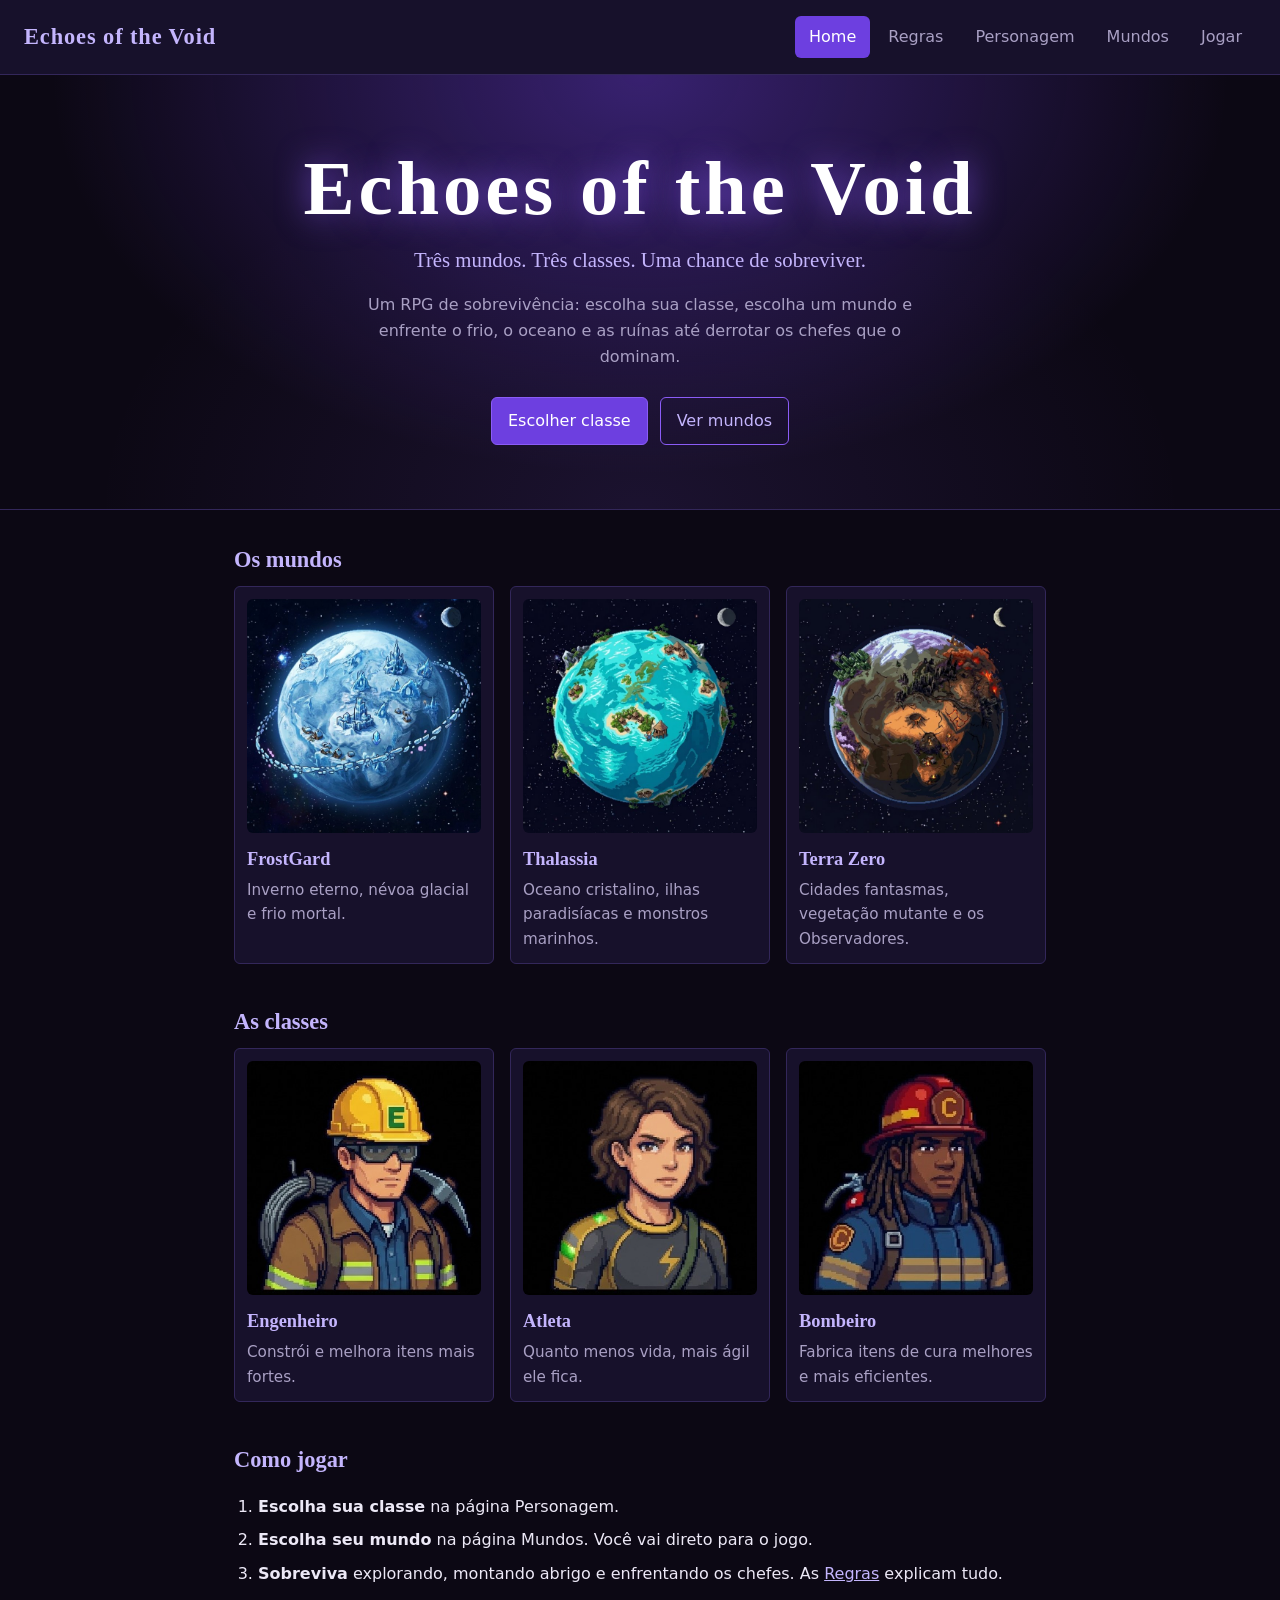
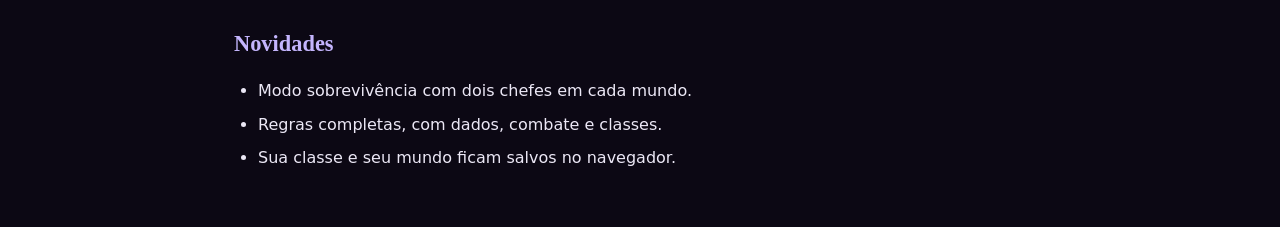
<file: index.html>
<!DOCTYPE html>
<html lang="pt-BR">
<head>
  <meta charset="UTF-8">
  <meta name="viewport" content="width=device-width, initial-scale=1.0">
  <title>Echoes of the Void - Home</title>
  <link rel="stylesheet" href="css/style.css">
</head>
<body data-pagina="index">
  <header class="topo">
    <h1 class="logo">Echoes of the Void</h1>
    <nav id="menu"></nav>
  </header>

  <main>
    <!-- Destaque: nome do jogo no centro -->
    <section class="hero">
      <h2 class="hero-titulo">Echoes of the Void</h2>
      <p class="hero-frase">Três mundos. Três classes. Uma chance de sobreviver.</p>
      <p class="hero-texto">Um RPG de sobrevivência: escolha sua classe, escolha um mundo e enfrente o frio, o oceano e as ruínas até derrotar os chefes que o dominam.</p>
      <div class="hero-botoes">
        <a class="botao" href="personagem.html">Escolher classe</a>
        <a class="botao botao-contorno" href="mundos.html">Ver mundos</a>
      </div>
    </section>

    <div class="conteudo">
      <section class="secao-home">
        <h3>Os mundos</h3>
        <div class="grade">
          <a class="cartao-home" href="mundos.html#frostgard">
            <img src="img/frostgard.jpg" alt="Planeta FrostGard coberto de gelo">
            <strong>FrostGard</strong>
            <span>Inverno eterno, névoa glacial e frio mortal.</span>
          </a>
          <a class="cartao-home" href="mundos.html#thalassia">
            <img src="img/thalassia.jpg" alt="Planeta Thalassia, um oceano com ilhas">
            <strong>Thalassia</strong>
            <span>Oceano cristalino, ilhas paradisíacas e monstros marinhos.</span>
          </a>
          <a class="cartao-home" href="mundos.html#terra-zero">
            <img src="img/terra-zero.jpg" alt="Planeta Terra Zero, com cidades em ruínas">
            <strong>Terra Zero</strong>
            <span>Cidades fantasmas, vegetação mutante e os Observadores.</span>
          </a>
        </div>
      </section>

      <section class="secao-home">
        <h3>As classes</h3>
        <div class="grade">
          <a class="cartao-home" href="personagem.html#engenheiro">
            <img src="img/engenheiro.jpg" alt="Engenheiro em pixel art com capacete amarelo">
            <strong>Engenheiro</strong>
            <span>Constrói e melhora itens mais fortes.</span>
          </a>
          <a class="cartao-home" href="personagem.html#atleta">
            <img src="img/atleta.jpg" alt="Atleta em pixel art com roupa escura">
            <strong>Atleta</strong>
            <span>Quanto menos vida, mais ágil ele fica.</span>
          </a>
          <a class="cartao-home" href="personagem.html#bombeiro">
            <img src="img/bombeiro.jpg" alt="Bombeiro em pixel art com capacete vermelho">
            <strong>Bombeiro</strong>
            <span>Fabrica itens de cura melhores e mais eficientes.</span>
          </a>
        </div>
      </section>

      <section class="secao-home">
        <h3>Como jogar</h3>
        <ol class="passos">
          <li><strong>Escolha sua classe</strong> na página Personagem.</li>
          <li><strong>Escolha seu mundo</strong> na página Mundos. Você vai direto para o jogo.</li>
          <li><strong>Sobreviva</strong> explorando, montando abrigo e enfrentando os chefes. As <a href="regras.html">Regras</a> explicam tudo.</li>
        </ol>
      </section>

      <section class="secao-home">
        <h3>Novidades</h3>
        <ul class="novidades">
          <li>Modo sobrevivência com dois chefes em cada mundo.</li>
          <li>Regras completas, com dados, combate e classes.</li>
          <li>Sua classe e seu mundo ficam salvos no navegador.</li>
        </ul>
      </section>
    </div>
  </main>

  <script src="js/nav.js"></script>
</body>
</html>
</file>
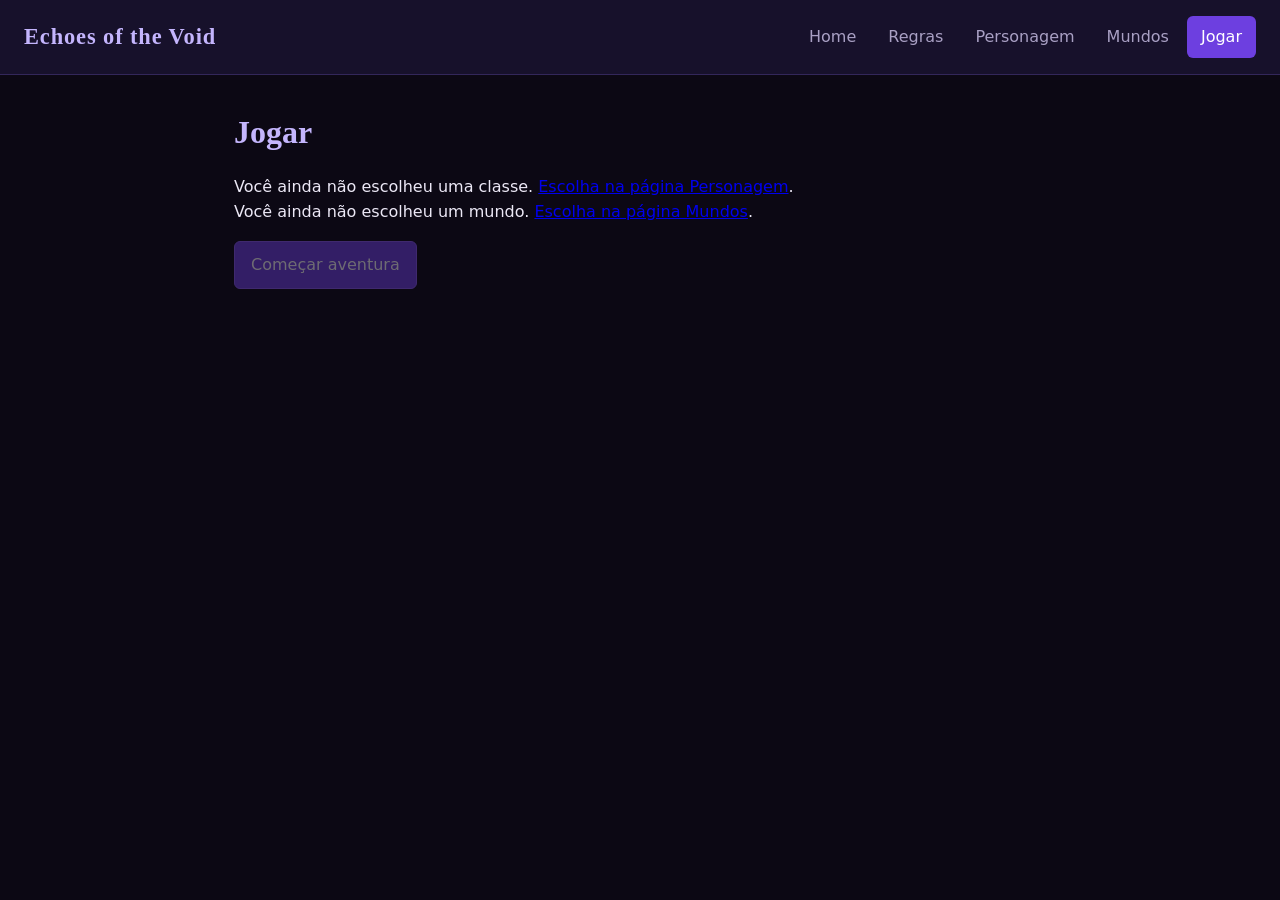
<file: jogar.html>
<!DOCTYPE html>
<html lang="pt-BR">
<head>
  <meta charset="UTF-8">
  <meta name="viewport" content="width=device-width, initial-scale=1.0">
  <title>Echoes of the Void - Jogar</title>
  <link rel="stylesheet" href="css/style.css">
</head>
<body data-pagina="jogar">
  <header class="topo">
    <h1 class="logo">Echoes of the Void</h1>
    <nav id="menu"></nav>
  </header>

  <main class="conteudo">
    <h2>Jogar</h2>

    <!-- Tela 1: escolher o mundo (os botões são criados pelo JS) -->
    <section id="tela-inicio">
      <p id="aviso-classe"></p>
      <div id="lista-mundos" class="mundos-escolha"></div>
    </section>

    <!-- Tela 2: o jogo (começa escondida) -->
    <section id="tela-jogo" hidden>
      <div class="painel" id="painel"></div>
      <div class="palco-caixa" id="palco-caixa">
        <canvas id="palco" width="480" height="270" role="img" aria-label="Cena do jogo"></canvas>
      </div>
      <article class="cena">
        <p id="texto-cena"></p>
        <div id="opcoes" class="opcoes"></div>
      </article>
      <div id="acoes" class="acoes"></div>
      <p id="resultado" class="resultado" aria-live="polite"></p>
    </section>
  </main>


  <script src="js/nav.js"></script>
  <script src="js/historia.js"></script>
  <script src="js/palco.js"></script>
  <script src="js/jogo.js"></script>
</body>
</html>
</file>
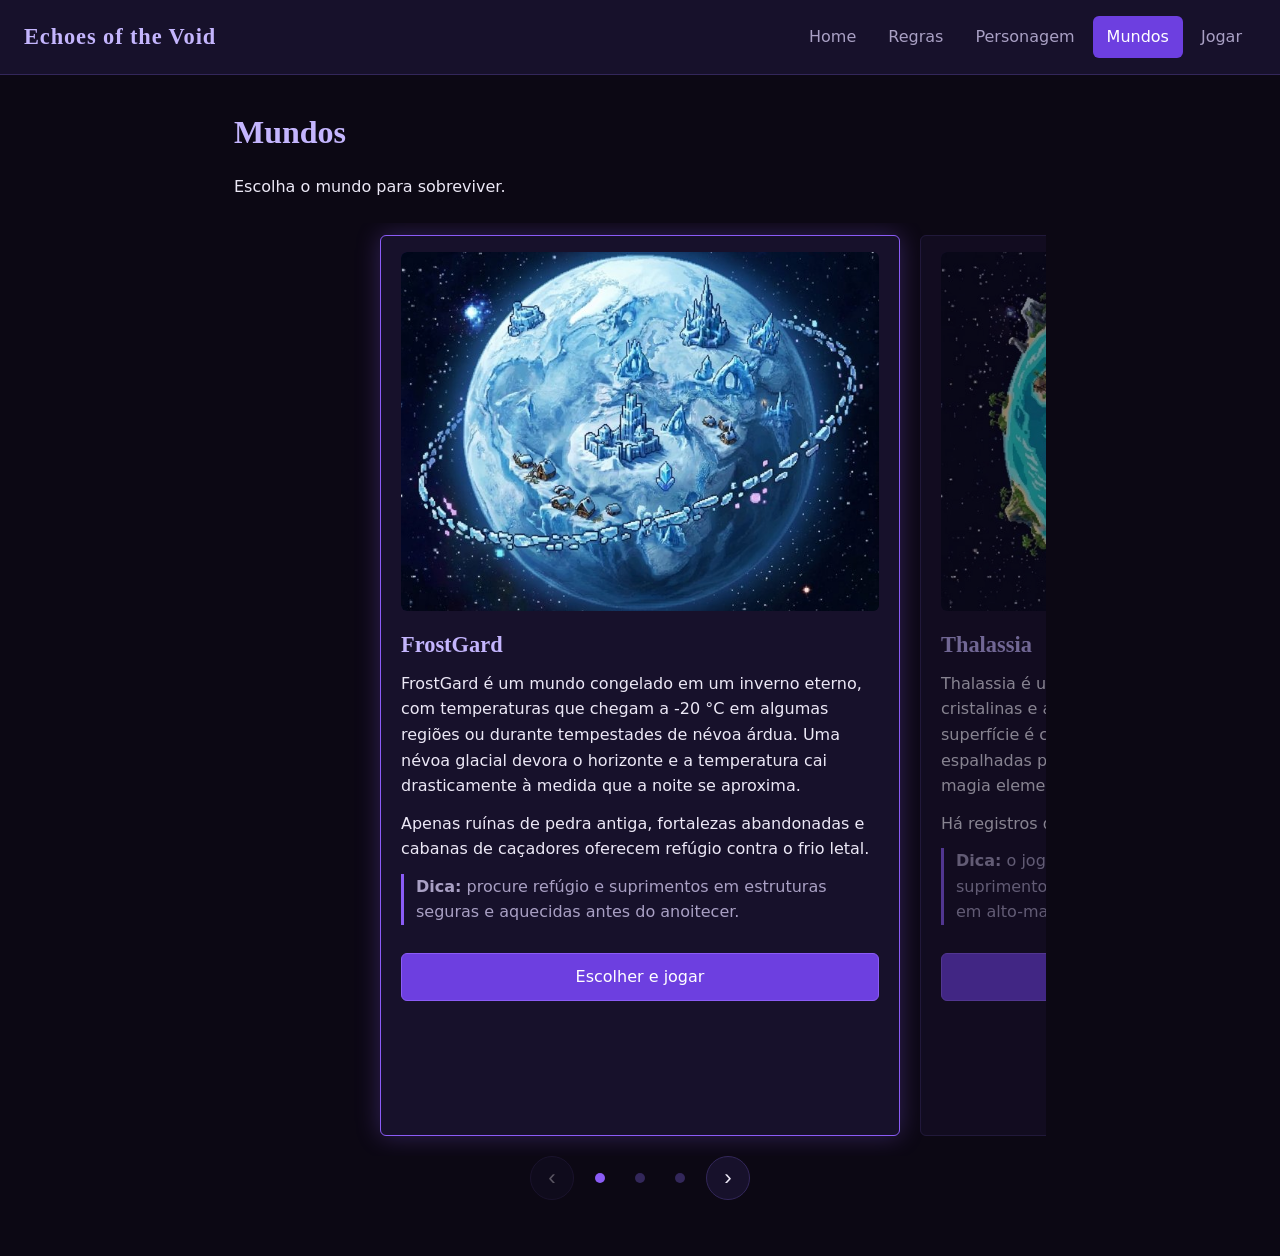
<file: mundos.html>
<!DOCTYPE html>
<html lang="pt-BR">
<head>
  <meta charset="UTF-8">
  <meta name="viewport" content="width=device-width, initial-scale=1.0">
  <title>Echoes of the Void - Mundos</title>
  <link rel="stylesheet" href="css/style.css">
</head>
<body data-pagina="mundos">
  <header class="topo">
    <h1 class="logo">Echoes of the Void</h1>
    <nav id="menu"></nav>
  </header>

  <main class="conteudo">
    <h2>Mundos</h2>
    <p>Escolha o mundo para sobreviver.</p>

    <!-- Carrossel: o JS cria os botões; aqui só ficam os slides -->
    <div class="carrossel carrossel-mundos" data-rotulo="Mundos do jogo">
      <div class="carrossel-trilho">
      <article class="slide" id="frostgard">
        <figure class="foto" data-rotulo="Foto de FrostGard">
          <img src="img/frostgard.jpg" alt="Planeta FrostGard coberto de gelo, com fortalezas de cristal">
        </figure>
        <h3>FrostGard</h3>
        <p>FrostGard é um mundo congelado em um inverno eterno, com temperaturas que chegam a -20 °C em algumas regiões ou durante tempestades de névoa árdua. Uma névoa glacial devora o horizonte e a temperatura cai drasticamente à medida que a noite se aproxima.</p>
        <p>Apenas ruínas de pedra antiga, fortalezas abandonadas e cabanas de caçadores oferecem refúgio contra o frio letal.</p>
        <p class="dica"><strong>Dica:</strong> procure refúgio e suprimentos em estruturas seguras e aquecidas antes do anoitecer.</p>
        <button class="botao botao-escolher-mundo" data-mundo="frostgard">Escolher e jogar</button>
      </article>
      <article class="slide" id="thalassia">
        <figure class="foto" data-rotulo="Foto de Thalassia">
          <img src="img/thalassia.jpg" alt="Planeta Thalassia, oceano cristalino com ilhas e cabanas">
        </figure>
        <h3>Thalassia</h3>
        <p>Thalassia é um mundo predominantemente feito de águas cristalinas e algumas ilhas paradisíacas. Apenas 5% da superfície é composta por terra firme: milhares de ilhas espalhadas por um oceano vasto, vivo e transbordante de magia elemental.</p>
        <p>Há registros de monstros marinhos na vastidão do oceano.</p>
        <p class="dica"><strong>Dica:</strong> o jogador viaja entre as ilhas em busca de suprimentos. Os registros não aconselham passar a noite em alto-mar.</p>
        <button class="botao botao-escolher-mundo" data-mundo="thalassia">Escolher e jogar</button>
      </article>
      <article class="slide" id="terra-zero">
        <figure class="foto" data-rotulo="Foto de Terra Zero">
          <img src="img/terra-zero.jpg" alt="Planeta Terra Zero, com cidades em ruínas, crateras e fogo">
        </figure>
        <h3>Terra Zero</h3>
        <p>A Terra parece um planeta pós-apocalíptico comum. Cidades em ruínas, veículos abandonados e vegetação mutante cobrem a superfície, após o que os poucos sobreviventes chamam de "A Guerra do Eclipsamento".</p>
        <p>Acredita-se que a humanidade destruiu-se a si mesma em um conflito global por recursos. Por isso, a Terra se tornou um bioma de laboratório em escala planetária.</p>
        <p>Uma civilização extraterrestre ultra-avançada, conhecida nas sombras como os <strong>Observadores</strong>, mantém o planeta instável e com constantes desastres naturais.</p>
        <p class="dica"><strong>Dica:</strong> cidades fantasmas têm a maior chance de render recursos para sobrevivência. Cuidado com o que você vê: nem tudo é real.</p>
        <button class="botao botao-escolher-mundo" data-mundo="terrazero">Escolher e jogar</button>
      </article>
      </div>
    </div>
  </main>


  <script src="js/nav.js"></script>
  <script src="js/carrossel.js"></script>
  <script src="js/mundos.js"></script>
</body>
</html>
</file>
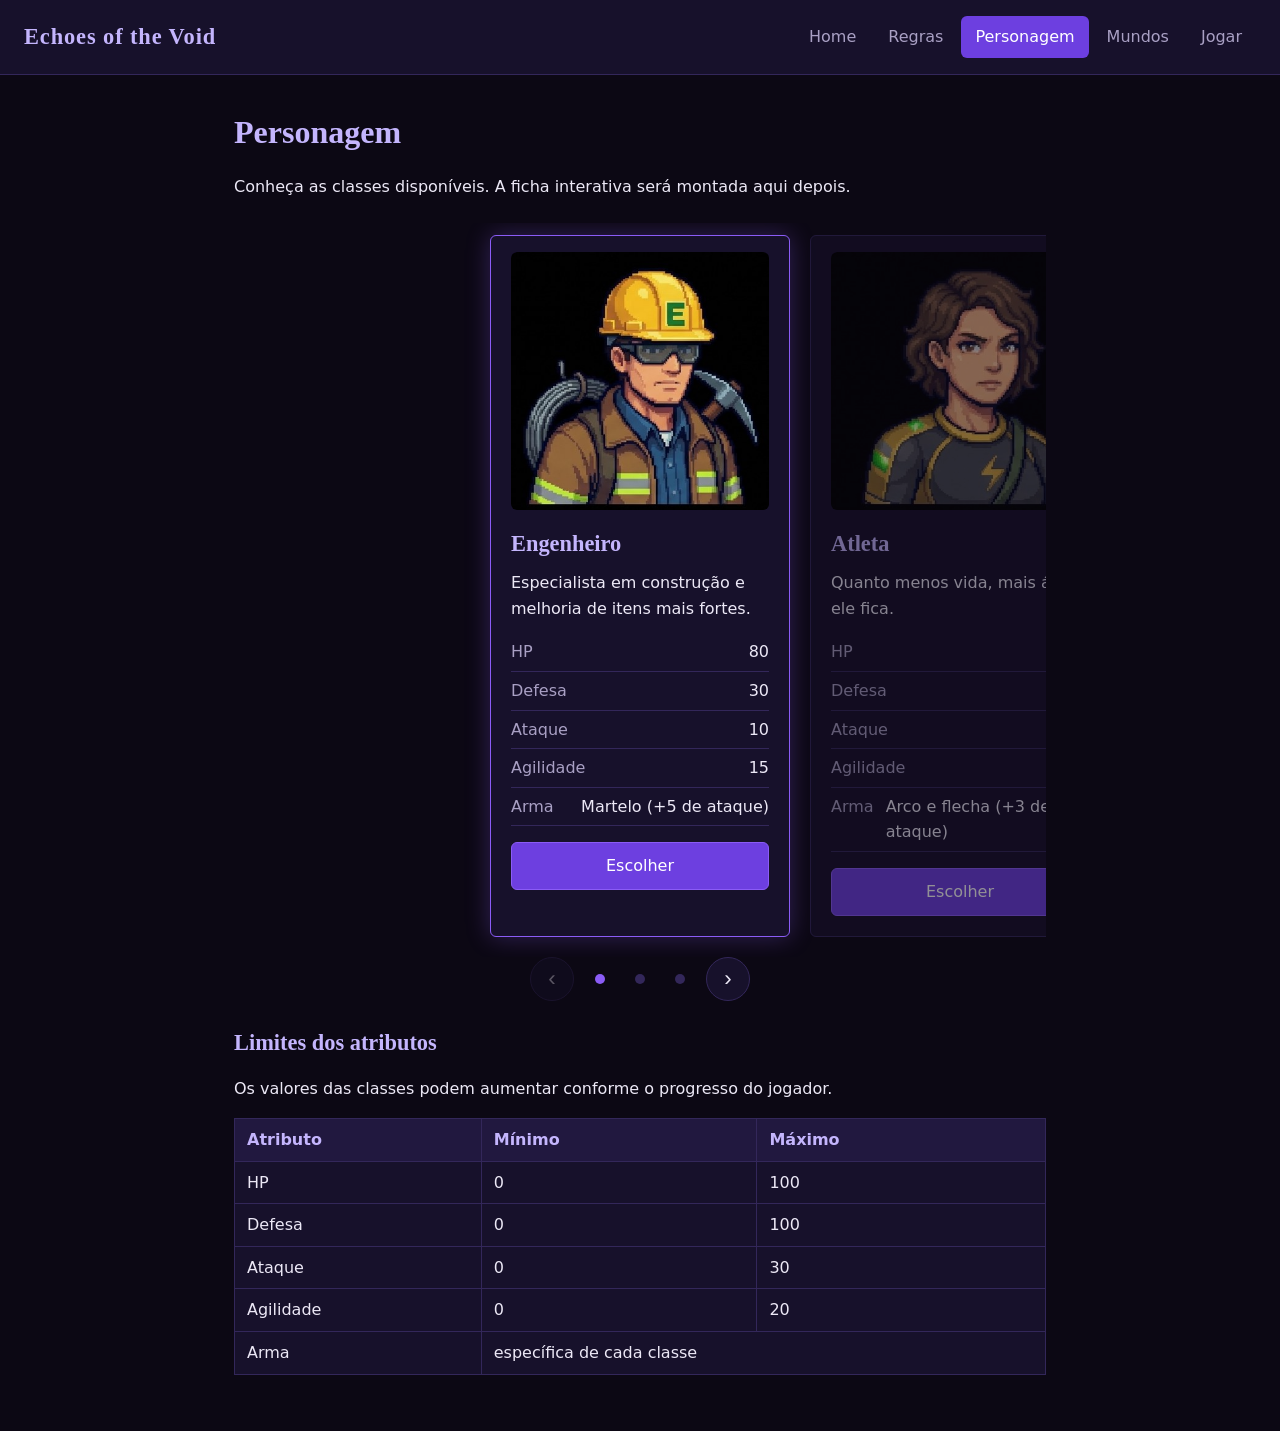
<file: personagem.html>
<!DOCTYPE html>
<html lang="pt-BR">
<head>
  <meta charset="UTF-8">
  <meta name="viewport" content="width=device-width, initial-scale=1.0">
  <title>Echoes of the Void - Personagem</title>
  <link rel="stylesheet" href="css/style.css">
</head>
<body data-pagina="personagem">
  <header class="topo">
    <h1 class="logo">Echoes of the Void</h1>
    <nav id="menu"></nav>
  </header>

  <main class="conteudo">
    <h2>Personagem</h2>
    <p>Conheça as classes disponíveis. A ficha interativa será montada aqui depois.</p>

   
    <div class="carrossel carrossel-personagens" data-rotulo="Classes jogáveis">
      <div class="carrossel-trilho">
      <article class="slide" id="engenheiro">
        <figure class="foto" data-rotulo="Foto do Engenheiro">
          <img src="img/engenheiro.jpg" alt="Engenheiro em pixel art, com capacete amarelo e martelo">
        </figure>
        <h3>Engenheiro</h3>
        <p>Especialista em construção e melhoria de itens mais fortes.</p>
        <ul class="atributos">
          <li><span>HP</span><span>80</span></li>
          <li><span>Defesa</span><span>30</span></li>
          <li><span>Ataque</span><span>10</span></li>
          <li><span>Agilidade</span><span>15</span></li>
          <li><span>Arma</span><span>Martelo (+5 de ataque)</span></li>
        </ul>
        <button class="botao botao-escolher" data-classe="engenheiro">Escolher</button>
      </article>
      <article class="slide" id="atleta">
        <figure class="foto" data-rotulo="Foto do Atleta">
          <img src="img/atleta.jpg" alt="Atleta em pixel art, com roupa escura e relâmpago no peito">
        </figure>
        <h3>Atleta</h3>
        <p>Quanto menos vida, mais ágil ele fica.</p>
        <ul class="atributos">
          <li><span>HP</span><span>90</span></li>
          <li><span>Defesa</span><span>10</span></li>
          <li><span>Ataque</span><span>20</span></li>
          <li><span>Agilidade</span><span>20</span></li>
          <li><span>Arma</span><span>Arco e flecha (+3 de ataque)</span></li>
        </ul>
        <button class="botao botao-escolher" data-classe="atleta">Escolher</button>
      </article>
      <article class="slide" id="bombeiro">
        <figure class="foto" data-rotulo="Foto do Bombeiro">
          <img src="img/bombeiro.jpg" alt="Bombeiro em pixel art, com capacete vermelho e machado">
        </figure>
        <h3>Bombeiro</h3>
        <p>Sabe como fabricar itens de cura melhores e mais eficientes.</p>
        <ul class="atributos">
          <li><span>HP</span><span>100</span></li>
          <li><span>Defesa</span><span>50</span></li>
          <li><span>Ataque</span><span>20</span></li>
          <li><span>Agilidade</span><span>12</span></li>
          <li><span>Arma</span><span>Machado (+8 de ataque)</span></li>
        </ul>
        <button class="botao botao-escolher" data-classe="bombeiro">Escolher</button>
      </article>
      </div>
    </div>

    <p id="status-classe" aria-live="polite"></p>

    <h3>Limites dos atributos</h3>
    <p>Os valores das classes podem aumentar conforme o progresso do jogador.</p>
 
    <table>
      <thead>
        <tr><th>Atributo</th><th>Mínimo</th><th>Máximo</th></tr>
      </thead>
      <tbody>
        <tr><td>HP</td><td>0</td><td>100</td></tr>
        <tr><td>Defesa</td><td>0</td><td>100</td></tr>
        <tr><td>Ataque</td><td>0</td><td>30</td></tr>
        <tr><td>Agilidade</td><td>0</td><td>20</td></tr>
        <tr><td>Arma</td><td colspan="2">específica de cada classe</td></tr>
      </tbody>
    </table>
  </main>


  <script src="js/nav.js"></script>
  <script src="js/carrossel.js"></script>
  <script src="js/personagem.js"></script>
</body>
</html>
</file>
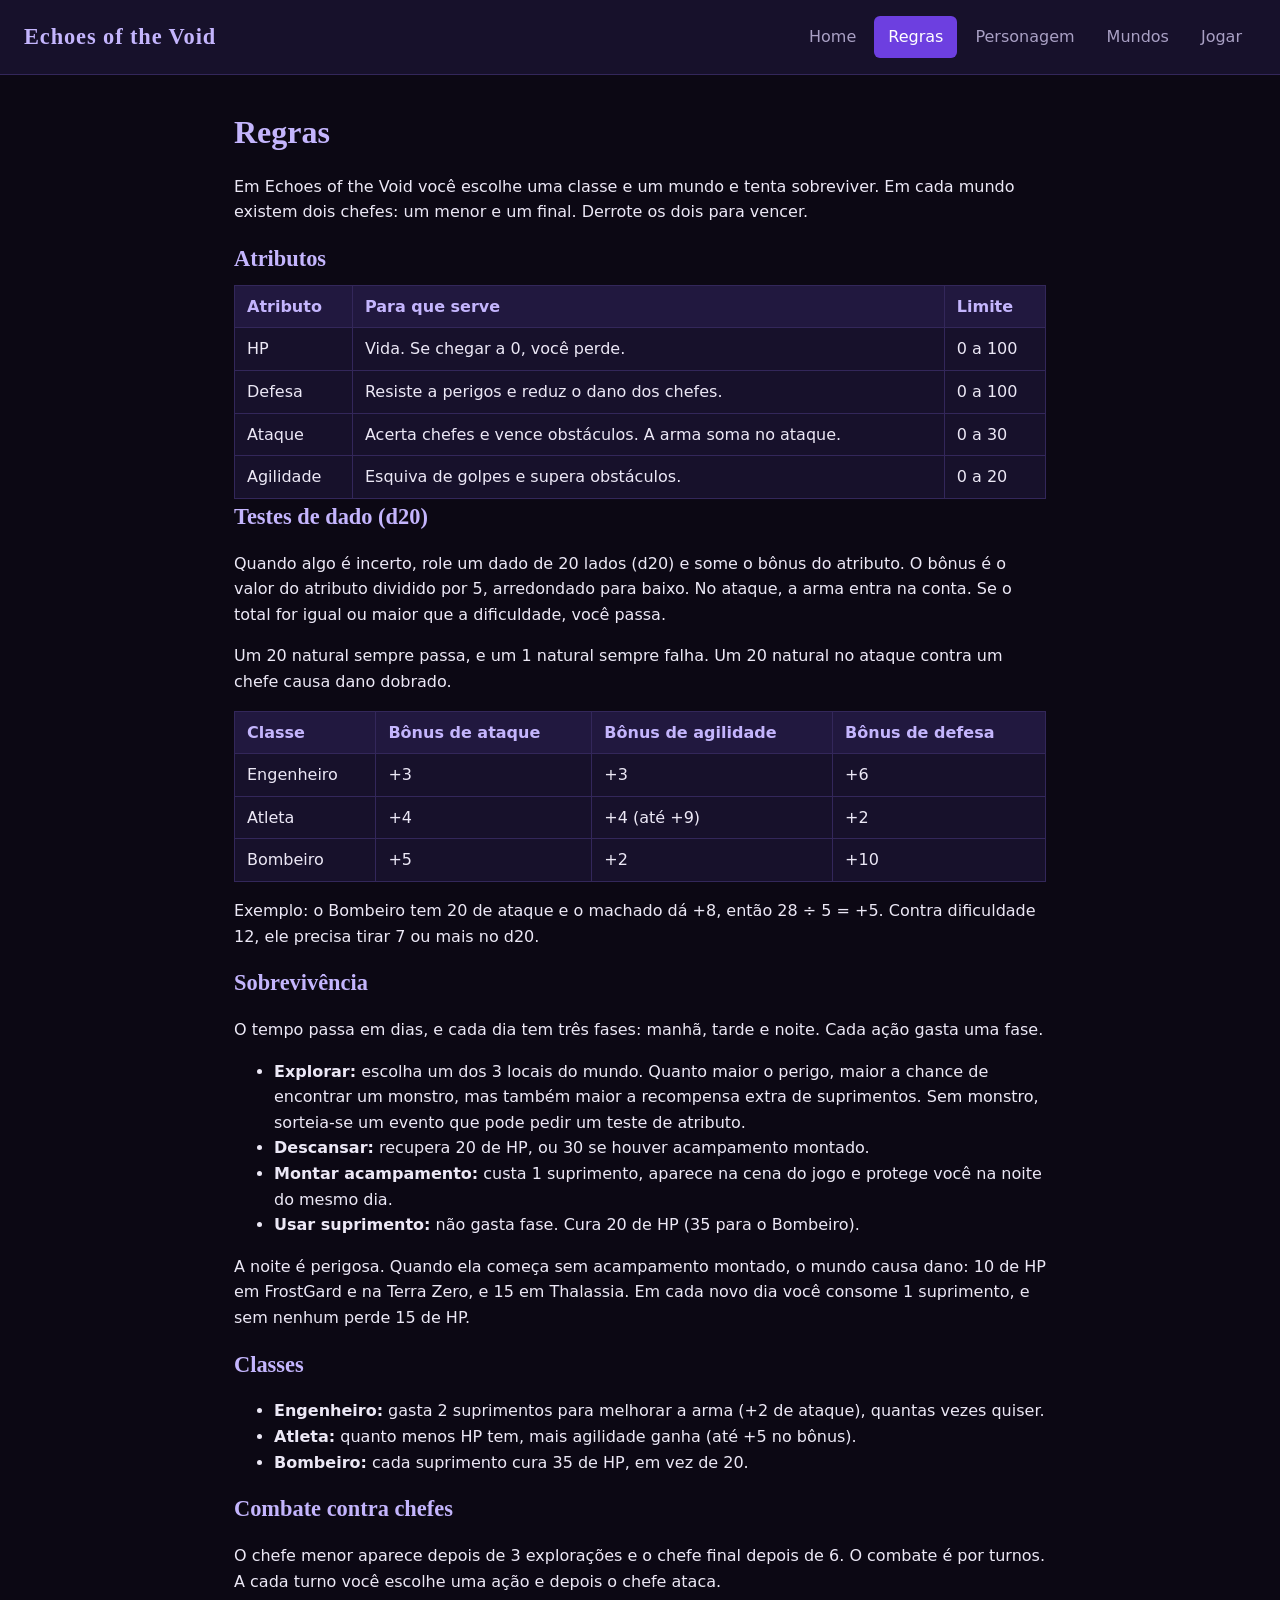
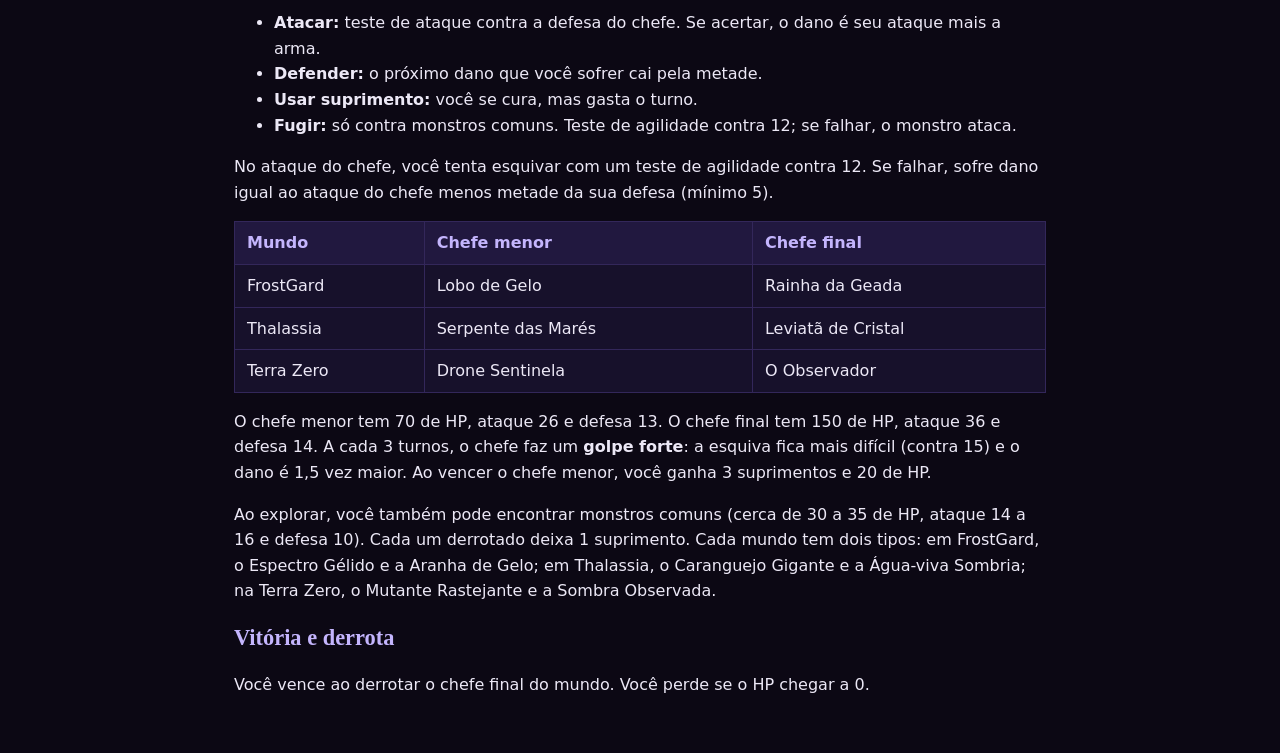
<file: regras.html>
<!DOCTYPE html>
<html lang="pt-BR">
<head>
  <meta charset="UTF-8">
  <meta name="viewport" content="width=device-width, initial-scale=1.0">
  <title>Echoes of the Void - Regras</title>
  <link rel="stylesheet" href="css/style.css">
</head>
<body data-pagina="regras">
  <header class="topo">
    <h1 class="logo">Echoes of the Void</h1>
    <nav id="menu"></nav>
  </header>

  <main class="conteudo">
    <h2>Regras</h2>
    <p>Em Echoes of the Void você escolhe uma classe e um mundo e tenta sobreviver. Em cada mundo existem dois chefes: um menor e um final. Derrote os dois para vencer.</p>

    <h3>Atributos</h3>
    <table>
      <thead><tr><th>Atributo</th><th>Para que serve</th><th>Limite</th></tr></thead>
      <tbody>
        <tr><td>HP</td><td>Vida. Se chegar a 0, você perde.</td><td>0 a 100</td></tr>
        <tr><td>Defesa</td><td>Resiste a perigos e reduz o dano dos chefes.</td><td>0 a 100</td></tr>
        <tr><td>Ataque</td><td>Acerta chefes e vence obstáculos. A arma soma no ataque.</td><td>0 a 30</td></tr>
        <tr><td>Agilidade</td><td>Esquiva de golpes e supera obstáculos.</td><td>0 a 20</td></tr>
      </tbody>
    </table>

    <h3>Testes de dado (d20)</h3>
    <p>Quando algo é incerto, role um dado de 20 lados (d20) e some o bônus do atributo. O bônus é o valor do atributo dividido por 5, arredondado para baixo. No ataque, a arma entra na conta. Se o total for igual ou maior que a dificuldade, você passa.</p>
    <p>Um 20 natural sempre passa, e um 1 natural sempre falha. Um 20 natural no ataque contra um chefe causa dano dobrado.</p>
    <table>
      <thead><tr><th>Classe</th><th>Bônus de ataque</th><th>Bônus de agilidade</th><th>Bônus de defesa</th></tr></thead>
      <tbody>
        <tr><td>Engenheiro</td><td>+3</td><td>+3</td><td>+6</td></tr>
        <tr><td>Atleta</td><td>+4</td><td>+4 (até +9)</td><td>+2</td></tr>
        <tr><td>Bombeiro</td><td>+5</td><td>+2</td><td>+10</td></tr>
      </tbody>
    </table>
    <p>Exemplo: o Bombeiro tem 20 de ataque e o machado dá +8, então 28 ÷ 5 = +5. Contra dificuldade 12, ele precisa tirar 7 ou mais no d20.</p>

    <h3>Sobrevivência</h3>
    <p>O tempo passa em dias, e cada dia tem três fases: manhã, tarde e noite. Cada ação gasta uma fase.</p>
    <ul>
      <li><strong>Explorar:</strong> escolha um dos 3 locais do mundo. Quanto maior o perigo, maior a chance de encontrar um monstro, mas também maior a recompensa extra de suprimentos. Sem monstro, sorteia-se um evento que pode pedir um teste de atributo.</li>
      <li><strong>Descansar:</strong> recupera 20 de HP, ou 30 se houver acampamento montado.</li>
      <li><strong>Montar acampamento:</strong> custa 1 suprimento, aparece na cena do jogo e protege você na noite do mesmo dia.</li>
      <li><strong>Usar suprimento:</strong> não gasta fase. Cura 20 de HP (35 para o Bombeiro).</li>
    </ul>
    <p>A noite é perigosa. Quando ela começa sem acampamento montado, o mundo causa dano: 10 de HP em FrostGard e na Terra Zero, e 15 em Thalassia. Em cada novo dia você consome 1 suprimento, e sem nenhum perde 15 de HP.</p>

    <h3>Classes</h3>
    <ul>
      <li><strong>Engenheiro:</strong> gasta 2 suprimentos para melhorar a arma (+2 de ataque), quantas vezes quiser.</li>
      <li><strong>Atleta:</strong> quanto menos HP tem, mais agilidade ganha (até +5 no bônus).</li>
      <li><strong>Bombeiro:</strong> cada suprimento cura 35 de HP, em vez de 20.</li>
    </ul>

    <h3>Combate contra chefes</h3>
    <p>O chefe menor aparece depois de 3 explorações e o chefe final depois de 6. O combate é por turnos. A cada turno você escolhe uma ação e depois o chefe ataca.</p>
    <ul>
      <li><strong>Atacar:</strong> teste de ataque contra a defesa do chefe. Se acertar, o dano é seu ataque mais a arma.</li>
      <li><strong>Defender:</strong> o próximo dano que você sofrer cai pela metade.</li>
      <li><strong>Usar suprimento:</strong> você se cura, mas gasta o turno.</li>
      <li><strong>Fugir:</strong> só contra monstros comuns. Teste de agilidade contra 12; se falhar, o monstro ataca.</li>
    </ul>
    <p>No ataque do chefe, você tenta esquivar com um teste de agilidade contra 12. Se falhar, sofre dano igual ao ataque do chefe menos metade da sua defesa (mínimo 5).</p>
    <table>
      <thead><tr><th>Mundo</th><th>Chefe menor</th><th>Chefe final</th></tr></thead>
      <tbody>
        <tr><td>FrostGard</td><td>Lobo de Gelo</td><td>Rainha da Geada</td></tr>
        <tr><td>Thalassia</td><td>Serpente das Marés</td><td>Leviatã de Cristal</td></tr>
        <tr><td>Terra Zero</td><td>Drone Sentinela</td><td>O Observador</td></tr>
      </tbody>
    </table>
    <p>O chefe menor tem 70 de HP, ataque 26 e defesa 13. O chefe final tem 150 de HP, ataque 36 e defesa 14. A cada 3 turnos, o chefe faz um <strong>golpe forte</strong>: a esquiva fica mais difícil (contra 15) e o dano é 1,5 vez maior. Ao vencer o chefe menor, você ganha 3 suprimentos e 20 de HP.</p>
    <p>Ao explorar, você também pode encontrar monstros comuns (cerca de 30 a 35 de HP, ataque 14 a 16 e defesa 10). Cada um derrotado deixa 1 suprimento. Cada mundo tem dois tipos: em FrostGard, o Espectro Gélido e a Aranha de Gelo; em Thalassia, o Caranguejo Gigante e a Água-viva Sombria; na Terra Zero, o Mutante Rastejante e a Sombra Observada.</p>

    <h3>Vitória e derrota</h3>
    <p>Você vence ao derrotar o chefe final do mundo. Você perde se o HP chegar a 0.</p>
  </main>


  <script src="js/nav.js"></script>
</body>
</html>
</file>
<file: css/style.css>
/* ===== Variáveis: para trocar o visual do site, mude só estas linhas ===== */
:root {
  --cor-fundo: #0c0814;
  --cor-superficie: #17112b;
  --cor-superficie-alt: #21183f;
  --cor-texto: #ece8f6;
  --cor-texto-suave: #a9a0c4;
  --cor-destaque: #8b5cf6;
  --cor-destaque-forte: #6d3fe0;
  --cor-realce: #c4b5fd;
  --cor-borda: #33275a;
  --fonte: system-ui, -apple-system, "Segoe UI", Roboto, sans-serif;
  --fonte-titulo: "Palatino Linotype", "Book Antiqua", Palatino, Georgia, serif;
  --raio: 6px;
}

* { box-sizing: border-box; }

body {
  margin: 0;
  background: var(--cor-fundo);
  color: var(--cor-texto);
  font-family: var(--fonte);
  line-height: 1.6;
}

h2, h3 { font-family: var(--fonte-titulo); color: var(--cor-realce); }
h2 { font-size: 2rem; margin: 0 0 8px; }
h3 { font-size: 1.4rem; margin: 0 0 8px; }

/* ===== Topo e menu ===== */
.topo {
  display: flex;
  flex-wrap: wrap;
  align-items: center;
  justify-content: space-between;
  gap: 12px 24px;
  padding: 16px 24px;
  background: var(--cor-superficie);
  border-bottom: 1px solid var(--cor-borda);
}

.logo {
  margin: 0;
  font-family: var(--fonte-titulo);
  font-size: 1.4rem;
  letter-spacing: 0.04em;
  color: var(--cor-realce);
}

#menu { display: flex; flex-wrap: wrap; gap: 4px; }

#menu a {
  padding: 8px 14px;
  border-radius: var(--raio);
  color: var(--cor-texto-suave);
  text-decoration: none;
}
#menu a:hover { background: var(--cor-superficie-alt); color: var(--cor-texto); }
#menu a.ativo { background: var(--cor-destaque-forte); color: #ffffff; }

:focus-visible { outline: 3px solid var(--cor-destaque); outline-offset: 2px; }

/* ===== Conteúdo e rodapé ===== */
.conteudo { max-width: 860px; margin: 32px auto 56px; padding: 0 24px; }

/* ===== Carrossel =====
   O CSS faz o trabalho pesado: o trilho rola na horizontal e o scroll-snap
   "gruda" cada slide no centro. O JS (carrossel.js) só cria os botões. */
.carrossel { margin: 24px 0; }

.carrossel-personagens { --largura-slide: min(300px, 80%); }
.carrossel-mundos      { --largura-slide: min(520px, 85%); }

.carrossel-trilho {
  position: relative;
  display: flex;
  gap: 20px;
  overflow-x: auto;
  scroll-snap-type: x mandatory;
  padding: 12px 0 20px;
  scrollbar-width: none;
}
.carrossel-trilho::-webkit-scrollbar { display: none; }

/* Espaçadores nas pontas: permitem centralizar o primeiro e o último slide */
.carrossel-trilho::before,
.carrossel-trilho::after {
  content: "";
  flex: 0 0 max(0px, calc(50% - var(--largura-slide) / 2 - 20px));
}

.slide {
  flex: 0 0 var(--largura-slide);
  scroll-snap-align: center;
  padding: 16px 20px 20px;
  background: var(--cor-superficie);
  border: 1px solid var(--cor-borda);
  border-radius: var(--raio);
  cursor: pointer;
  transition: opacity 0.25s, border-color 0.25s, box-shadow 0.25s;
}
.slide p { margin: 0 0 12px; }

/* Só com JS ativo: o slide do centro brilha e os vizinhos ficam mais apagados */
.carrossel.pronto .slide:not(.ativo) { opacity: 0.55; }
.slide.ativo {
  border-color: var(--cor-destaque);
  box-shadow: 0 0 24px rgba(139, 92, 246, 0.3);
  cursor: default;
}

.dica {
  padding-left: 12px;
  border-left: 3px solid var(--cor-destaque);
  color: var(--cor-texto-suave);
}

/* Foto: se a imagem não existir, aparece o rótulo (data-rotulo) sobre o roxo */
.foto {
  position: relative;
  display: grid;
  place-items: center;
  margin: 0 0 16px;
  overflow: hidden;
  border-radius: var(--raio);
  background: linear-gradient(135deg, #2a1d57, #0f0a1f);
  color: var(--cor-texto-suave);
  text-align: center;
}
.carrossel-personagens .foto { aspect-ratio: 1 / 1; }
.carrossel-mundos .foto { aspect-ratio: 4 / 3; }
.foto::before { content: attr(data-rotulo); padding: 8px; }
.foto img { position: absolute; inset: 0; width: 100%; height: 100%; object-fit: cover; }
.foto.sem-foto img { display: none; }

/* Atributos da classe */
.atributos { list-style: none; margin: 0; padding: 0; }
.atributos li {
  display: flex;
  justify-content: space-between;
  gap: 12px;
  padding: 6px 0;
  border-bottom: 1px solid var(--cor-borda);
}
.atributos span:first-child { color: var(--cor-texto-suave); }

/* Controles (criados pelo JS) */
.carrossel-controles { display: flex; align-items: center; justify-content: center; gap: 12px; }

.carrossel-botao {
  width: 44px;
  height: 44px;
  border: 1px solid var(--cor-borda);
  border-radius: 50%;
  background: var(--cor-superficie);
  color: var(--cor-texto);
  font-size: 1.4rem;
  cursor: pointer;
}
.carrossel-botao:hover:not(:disabled) { background: var(--cor-destaque-forte); border-color: var(--cor-destaque); }
.carrossel-botao:disabled { opacity: 0.35; cursor: default; }

.carrossel-ponto { position: relative; width: 28px; height: 28px; padding: 0; border: 0; background: none; cursor: pointer; }
.carrossel-ponto::after { content: ""; position: absolute; inset: 9px; border-radius: 50%; background: var(--cor-borda); }
.carrossel-ponto[aria-current="true"]::after { background: var(--cor-destaque); }

/* ===== Tabela ===== */
table { width: 100%; border-collapse: collapse; background: var(--cor-superficie); }
th, td { padding: 8px 12px; border: 1px solid var(--cor-borda); text-align: left; }
th { background: var(--cor-superficie-alt); color: var(--cor-realce); }

/* ===== Botões, classe escolhida e jogo ===== */
[hidden] { display: none !important; }

.botao {
  padding: 10px 16px;
  border: 1px solid var(--cor-destaque);
  border-radius: var(--raio);
  background: var(--cor-destaque-forte);
  color: #ffffff;
  font: inherit;
  cursor: pointer;
}
.botao:hover:not(:disabled) { background: var(--cor-destaque); }
.botao:disabled { opacity: 0.4; cursor: default; }
.botao.escolhido { background: transparent; color: var(--cor-realce); }
.slide .botao { width: 100%; margin-top: 16px; }

.mundos-escolha { display: flex; flex-wrap: wrap; gap: 12px; margin-top: 16px; }

.painel {
  display: flex;
  flex-wrap: wrap;
  gap: 8px 24px;
  padding: 12px 16px;
  background: var(--cor-superficie);
  border: 1px solid var(--cor-borda);
  border-radius: var(--raio);
}
.painel progress { width: 140px; accent-color: var(--cor-destaque); vertical-align: middle; }

.cena {
  margin: 20px 0;
  padding: 16px 20px;
  background: var(--cor-superficie);
  border: 1px solid var(--cor-destaque);
  border-radius: var(--raio);
  box-shadow: 0 0 24px rgba(139, 92, 246, 0.2);
}
.opcoes { display: grid; gap: 8px; }
.opcoes .botao { text-align: left; }
.acoes { display: flex; flex-wrap: wrap; gap: 8px; margin-bottom: 16px; }
.resultado { color: var(--cor-realce); }

/* ===== Home ===== */
a.botao { display: inline-block; text-decoration: none; }
.botao-contorno { background: transparent; color: var(--cor-realce); }
.botao-contorno:hover { background: var(--cor-superficie-alt); }

.hero {
  padding: 72px 24px 64px;
  text-align: center;
  background:
    radial-gradient(ellipse at 50% 0%, rgba(109, 63, 224, 0.45), transparent 65%),
    radial-gradient(ellipse at 50% 100%, rgba(139, 92, 246, 0.12), transparent 60%);
  border-bottom: 1px solid var(--cor-borda);
}
.hero-titulo {
  margin: 0 0 12px;
  font-size: clamp(2.4rem, 9vw, 4.8rem);
  line-height: 1.1;
  letter-spacing: 0.05em;
  color: #ffffff;
  text-shadow: 0 0 32px rgba(139, 92, 246, 0.7);
}
.hero-frase { margin: 0 0 16px; font-family: var(--fonte-titulo); font-size: 1.3rem; color: var(--cor-realce); }
.hero-texto { max-width: 560px; margin: 0 auto 28px; color: var(--cor-texto-suave); }
.hero-botoes { display: flex; flex-wrap: wrap; justify-content: center; gap: 12px; }

.secao-home { margin-bottom: 40px; }
.grade { display: grid; grid-template-columns: repeat(auto-fit, minmax(210px, 1fr)); gap: 16px; }

.cartao-home {
  display: flex;
  flex-direction: column;
  gap: 4px;
  padding: 12px;
  background: var(--cor-superficie);
  border: 1px solid var(--cor-borda);
  border-radius: var(--raio);
  color: var(--cor-texto);
  text-decoration: none;
  transition: border-color 0.25s, box-shadow 0.25s;
}
.cartao-home:hover { border-color: var(--cor-destaque); box-shadow: 0 0 20px rgba(139, 92, 246, 0.3); }
.cartao-home img { width: 100%; aspect-ratio: 1 / 1; object-fit: cover; border-radius: var(--raio); margin-bottom: 8px; }
.cartao-home strong { font-family: var(--fonte-titulo); font-size: 1.15rem; color: var(--cor-realce); }
.cartao-home span { color: var(--cor-texto-suave); font-size: 0.95rem; }

.passos, .novidades { padding-left: 24px; }
.passos li, .novidades li { margin-bottom: 8px; }
.passos a { color: var(--cor-realce); }

/* ===== Palco do minigame ===== */
.palco-caixa {
  margin: 16px 0;
  overflow: hidden;
  background: #000000;
  border: 1px solid var(--cor-destaque);
  border-radius: var(--raio);
  box-shadow: 0 0 24px rgba(139, 92, 246, 0.25);
}
.palco-caixa canvas { display: block; width: 100%; height: auto; image-rendering: pixelated; }
@media (prefers-reduced-motion: no-preference) {
  .palco-caixa.golpe { animation: tremer 0.3s; }
}
@keyframes tremer {
  25% { transform: translateX(-6px); }
  75% { transform: translateX(6px); }
}
</file>
